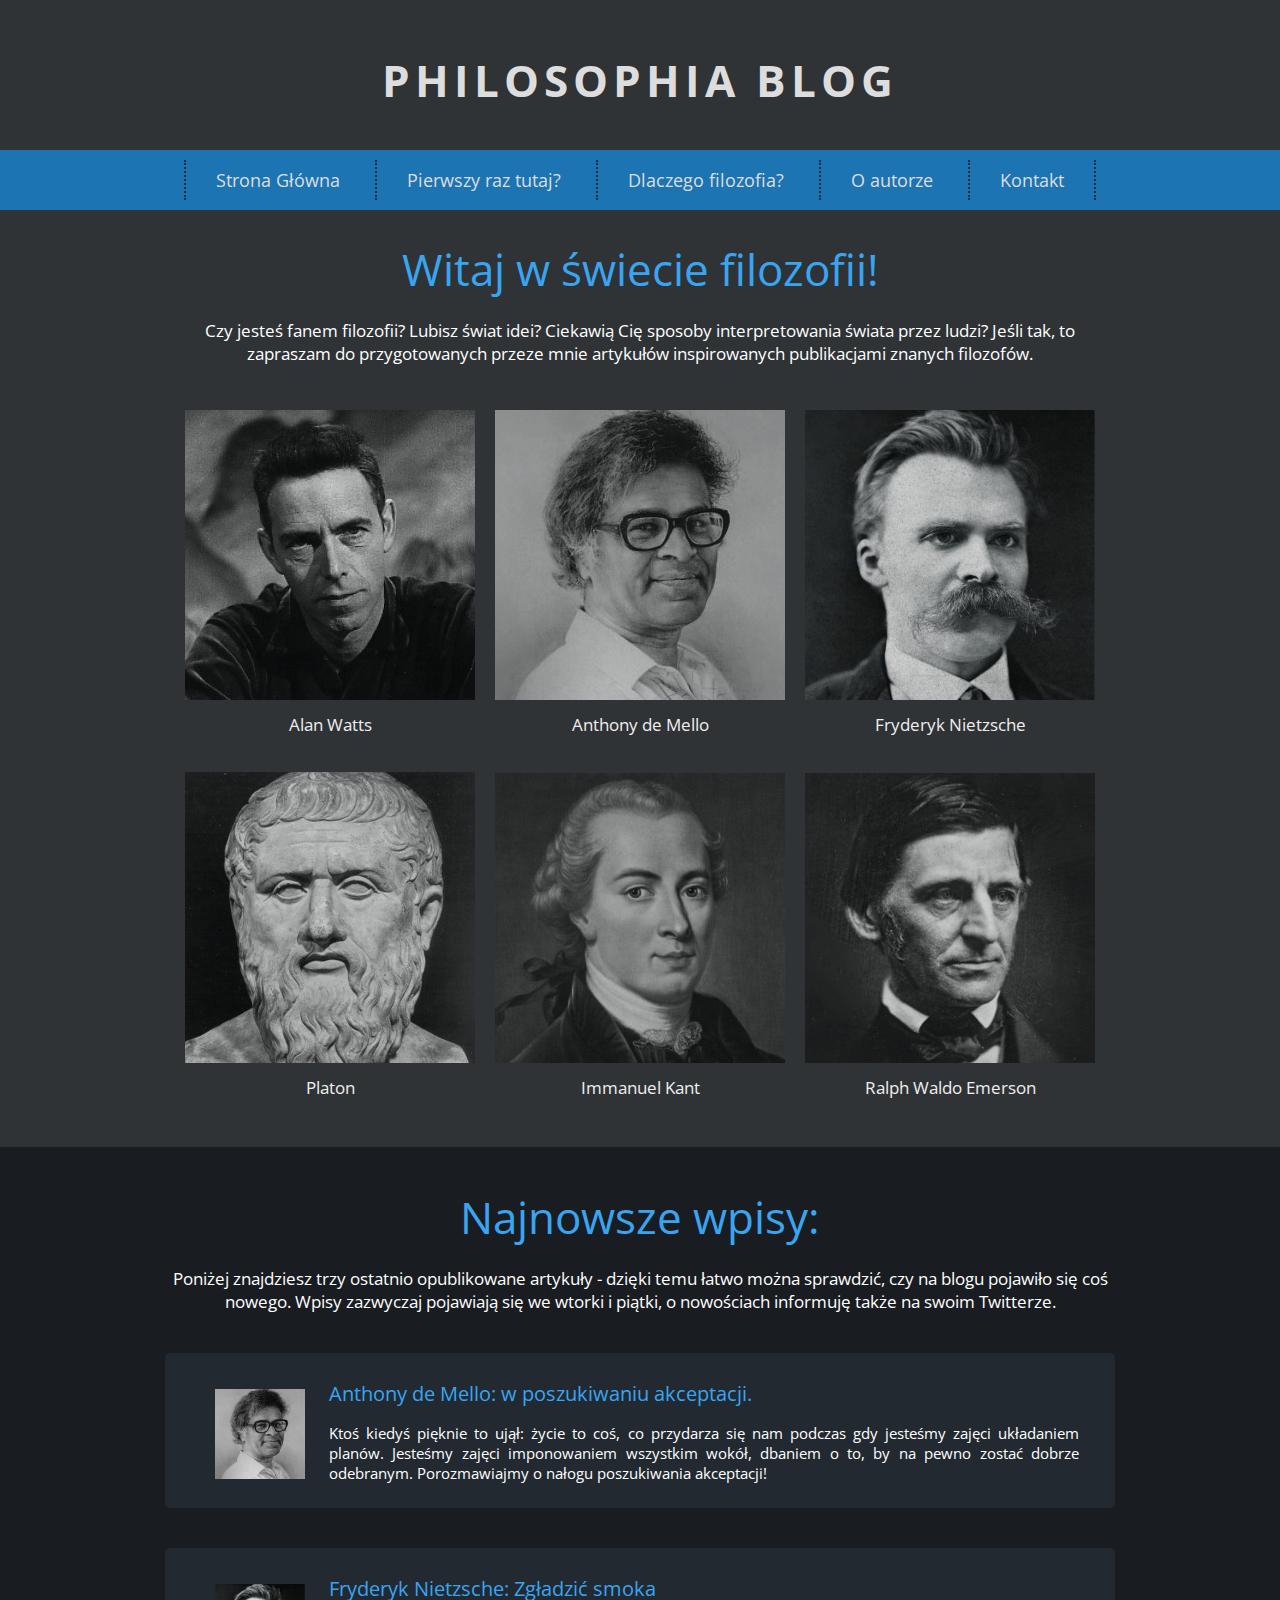
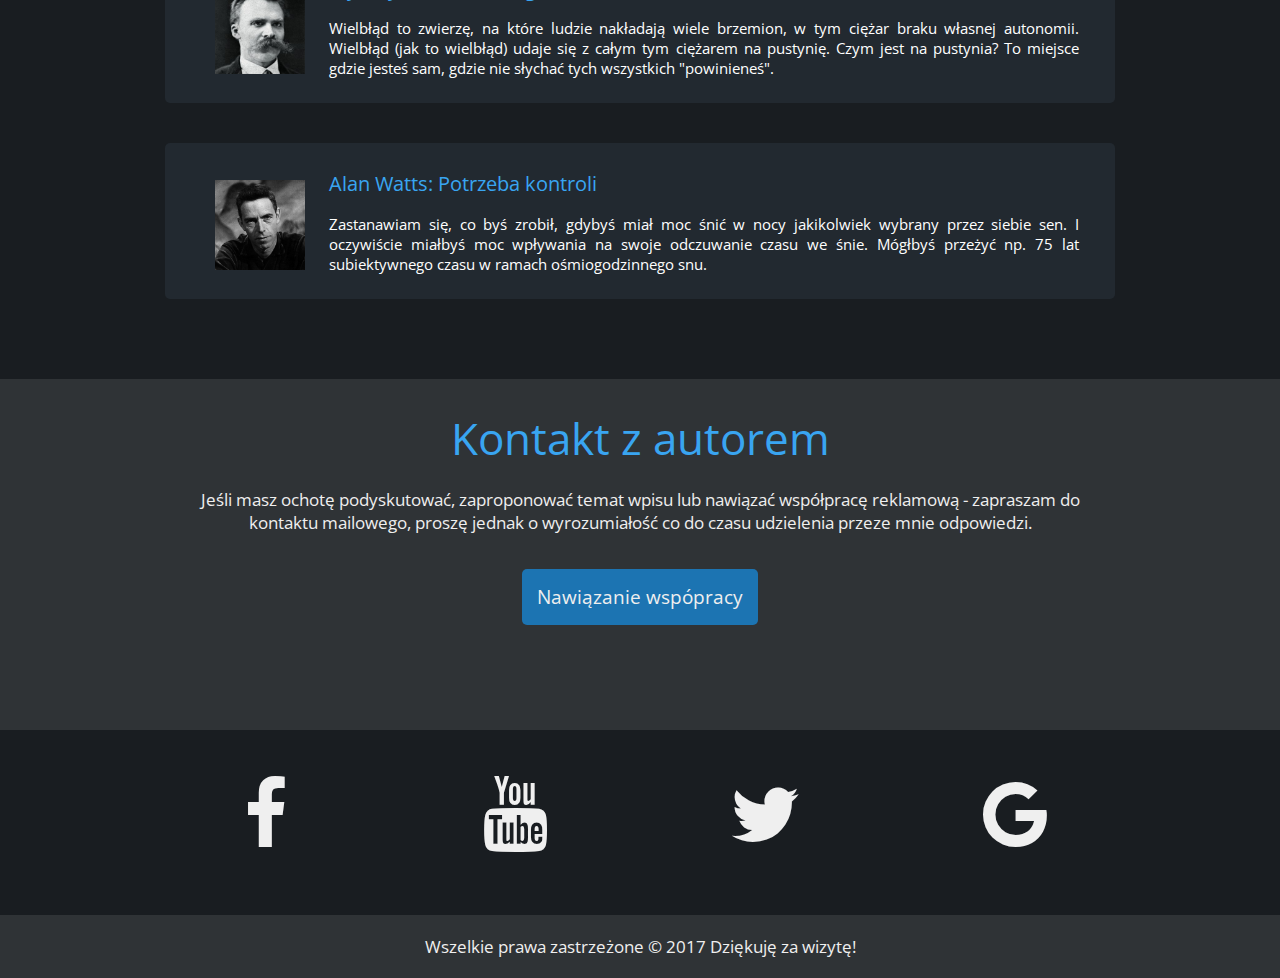
<file: filozofia/index.html>
<!DOCTYPE html>
<html lang="pl">
<head>

	<meta charset="utf-8">
	<title>Philosophia Blog</title>
	<meta name="description" content="Blog na temat ciekawych publikacji z dziedziny filozofii. Omówienie wybranych tekstów najsłynniejszych autorów!">
	<meta name="keywords" content="filozofia, książki, blog, przemyślenia">
	<meta name="author" content="Mortinez Walles">
	
	<meta http-equiv="X-Ua-Compatible" content="IE=edge,chrome=1">
	<link rel="stylesheet" href="css/fontello.css">
	<link rel="stylesheet" href="main.css">
	<link href="https://fonts.googleapis.com/css?family=Open+Sans:400,700&amp;subset=latin-ext" rel="stylesheet">
	
	<!--[if lt IE 9]>
	<script src="//cdnjs.cloudflare.com/ajax/libs/html5shiv/3.7.3/html5shiv.min.js"></script>
	<![endif]-->
</head>
<body>
	<header>

		<h1 class="logo">Philosophia Blog</h1>
			<nav>
				<ul class="menu">
					<li><a href="#">Strona Główna</a></li>
					<li><a href="#">Pierwszy raz tutaj?</a></li>
					<li><a href="#">Dlaczego filozofia?</a></li>
					<li><a href="#">O autorze</a></li>
					<li><a href="#">Kontakt</a></li>
				</ul>
			</nav>
	</header>
<main>
	<article>
		<section>
			<div class="categories">
				<header>
					<h1>Witaj w świecie filozofii!</h1>
					<p>Czy jesteś fanem filozofii? Lubisz świat idei? Ciekawią Cię sposoby interpretowania świata 
						przez ludzi? Jeśli tak, to zapraszam do przygotowanych przeze mnie artykułów inspirowanych 
						publikacjami znanych filozofów.</p>
				</header>
				<div class="author">
					<figure>
						<a href="#"><img src="img/alan-watts.jpg" alr="Alan Watts"></a>
						<figcaption>Alan Watts</figcaption>
					</figure>
				</div>
				<div class="author">
					
					<figure>
						<a href="#"><img src="img/de-mello.jpg" alt="Anthony de Mello"></a>
						<figcaption>Anthony de Mello</figcaption>
					</figure>
				
				</div>

				<div class="author">
				
					<figure>
						<a href="#"><img src="img/nietzsche.jpg" alt="Fryderyk Nietzsche"></a>
						<figcaption>Fryderyk Nietzsche</figcaption>
					</figure>
				
				</div>

				<div class="author">
				
					<figure>
						<a href="#"><img src="img/platon.jpg" alt="Platon"></a>
						<figcaption>Platon</figcaption>
					</figure>
				
				</div>

				<div class="author">
				
					<figure>
						<a href="#"><img src="img/kant.jpg" alt="Immanuel Kant"></a>
						<figcaption>Immanuel Kant</figcaption>
					</figure>
				
				</div>

				<div class="author">
				
					<figure>
						<a href="#"><img src="img/emerson.jpg" alt="Ralph Waldo Emerson"></a>
						<figcaption>Ralph Waldo Emerson</figcaption>
					</figure>
				
				</div>					
			</div>
		</section>

		<section id="newest">

			<div class="entries">
				<header>
					<h1>Najnowsze wpisy:</h1>
					<p>Poniżej znajdziesz trzy ostatnio opublikowane artykuły - dzięki 
						temu łatwo można sprawdzić, czy na blogu pojawiło się coś nowego. Wpisy zazwyczaj 
						pojawiają się we wtorki i piątki, o nowościach informuję także na swoim Twitterze.</p>
				</header>
				<div class="entry">
					<div class="entryimg">
						<img src="img/de-mello.jpg" alt="Anthony de Mello">
					</div>
					<a href="wpis.html">
					<div class="entrytxt">
						<h2>Anthony de Mello: w poszukiwaniu akceptacji.</h2>
						<p>Ktoś kiedyś pięknie to ujął: życie to coś, co przydarza się nam podczas gdy jesteśmy zajęci
							 układaniem planów. Jesteśmy zajęci imponowaniem wszystkim wokół, dbaniem o to, by na pewno
							  zostać dobrze odebranym. Porozmawiajmy o nałogu poszukiwania akceptacji!</p> </a>
					</div>
				</div>
				<div class="entry">
					
					<div class="entryimg">
						<img src="img/nietzsche.jpg" alt="Fryderyk Nietzsche">
					</div>
					<div class="entrytxt">
						<h2>Fryderyk Nietzsche: Zgładzić smoka</h2>
						<p>Wielbłąd to zwierzę, na które ludzie nakładają wiele brzemion, w tym ciężar braku własnej 
							autonomii. Wielbłąd (jak to wielbłąd) udaje się z całym tym ciężarem na pustynię. Czym 
							jest na pustynia? To miejsce gdzie jesteś sam, gdzie nie słychać tych wszystkich 
							"powinieneś".</p>
					</div>
				
				</div>

				<div class="entry">
				
					<div class="entryimg">
						<img src="img/alan-watts.jpg" alt="Alan Watts">
					</div>
					<div class="entrytxt">
						<h2>Alan Watts: Potrzeba kontroli</h2>
						<p>Zastanawiam się, co byś zrobił, gdybyś miał moc śnić w nocy jakikolwiek wybrany przez 
							siebie sen. I oczywiście miałbyś moc wpływania na swoje odczuwanie czasu we śnie. Mógłbyś 
							przeżyć np. 75 lat subiektywnego czasu w ramach ośmiogodzinnego snu.</p>
					</div>
				
				</div>				
			</div>
			
		</section>

		<section>
			<div class="contact">
				<header>
					<h1>Kontakt z autorem</h1>
					Jeśli masz ochotę podyskutować, zaproponować temat wpisu lub nawiązać współpracę reklamową -
					 zapraszam do kontaktu mailowego, proszę jednak o wyrozumiałość co do czasu udzielenia przeze 
					 mnie odpowiedzi.</p>
				</header>
				<a href="#" class="bluebutton">Nawiązanie wspópracy</a>
			</div>			
		</section>
	</article>
</main>

<footer>
		
	<div class="socials">
		<div class="socialdivs">
			<div class="fb">
				<i class="icon-facebook"></i>
			</div>
			<div class="yt">
				<i class="icon-youtube"></i>
			</div>
			<div class="tw">
				<i class="icon-twitter"></i>
			</div>
			<div class="gplus">
				<i class="icon-google"></i>
			</div>
			<div style="clear:both"></div>
		</div>
	</div>
	
	<div class="info">
		Wszelkie prawa zastrzeżone &copy; 2017 Dziękuję za wizytę!
	</div>
</footer>



</body>
</html>
</file>
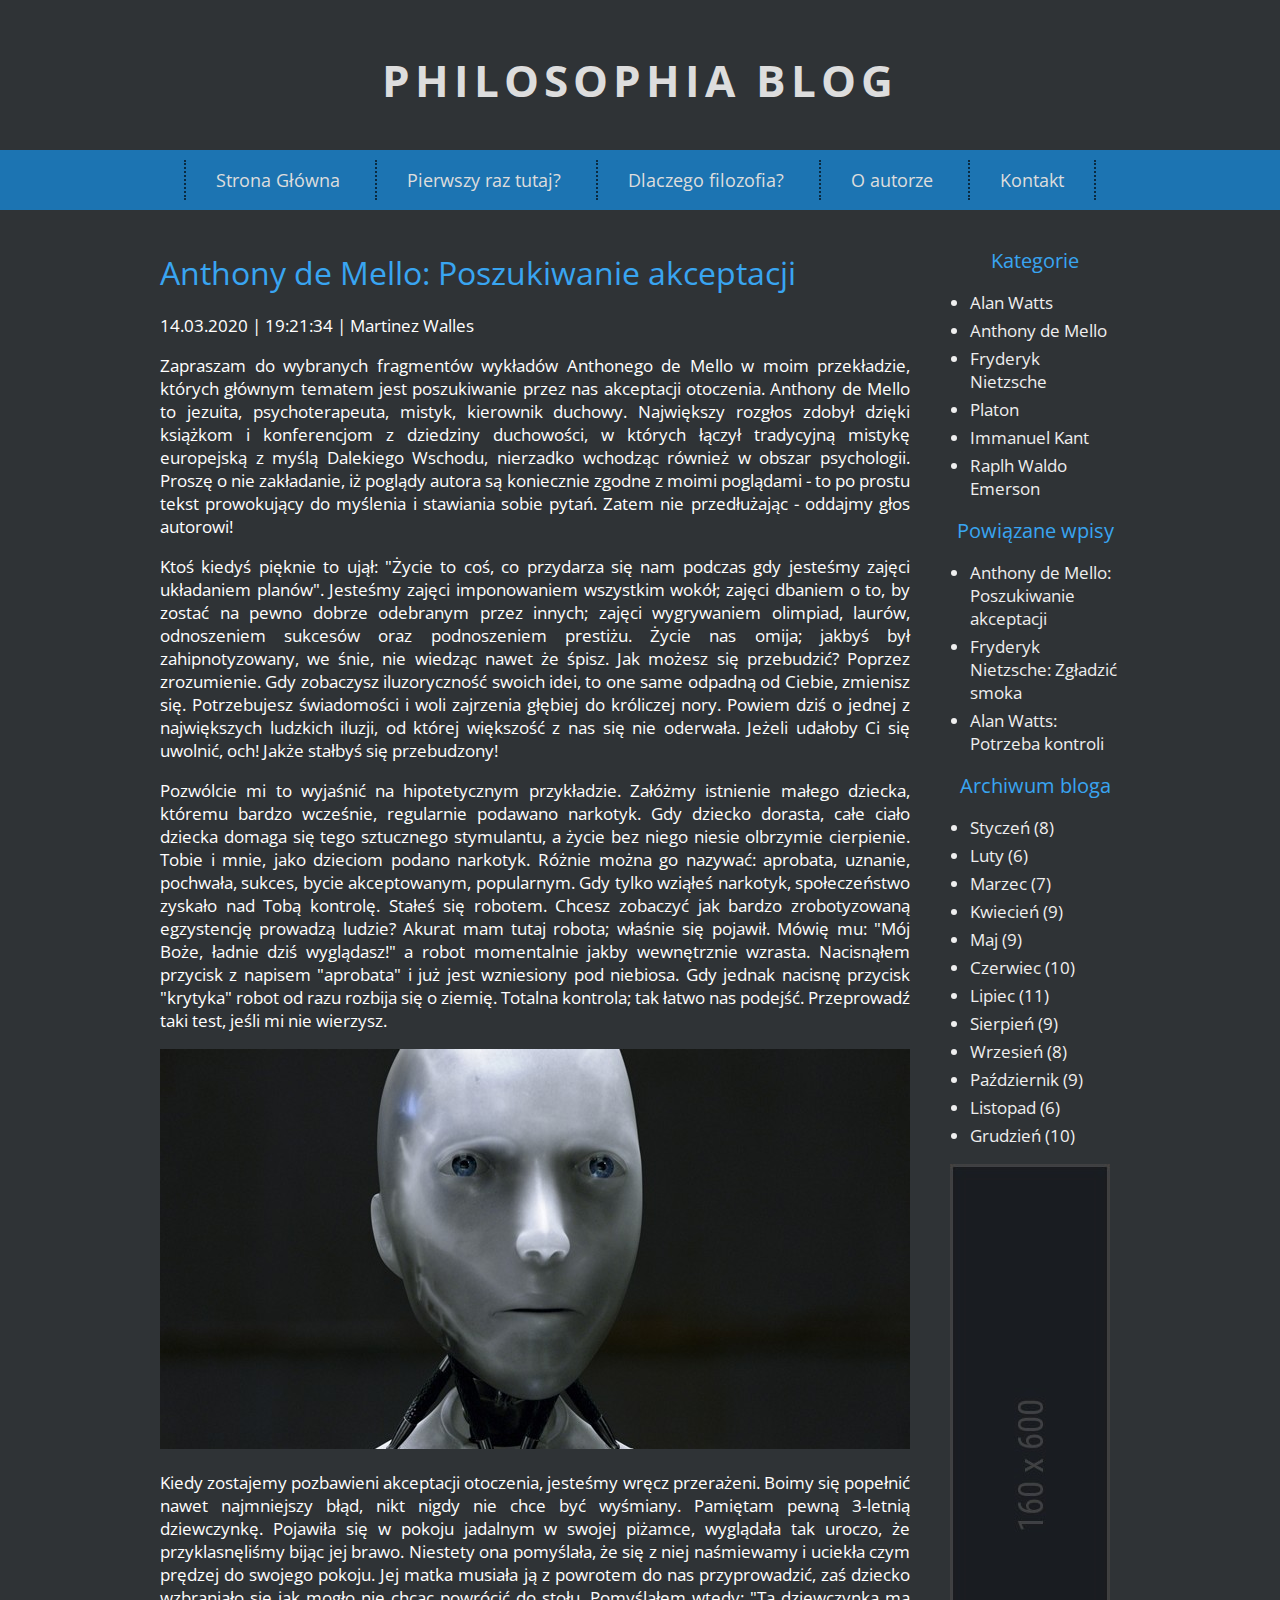
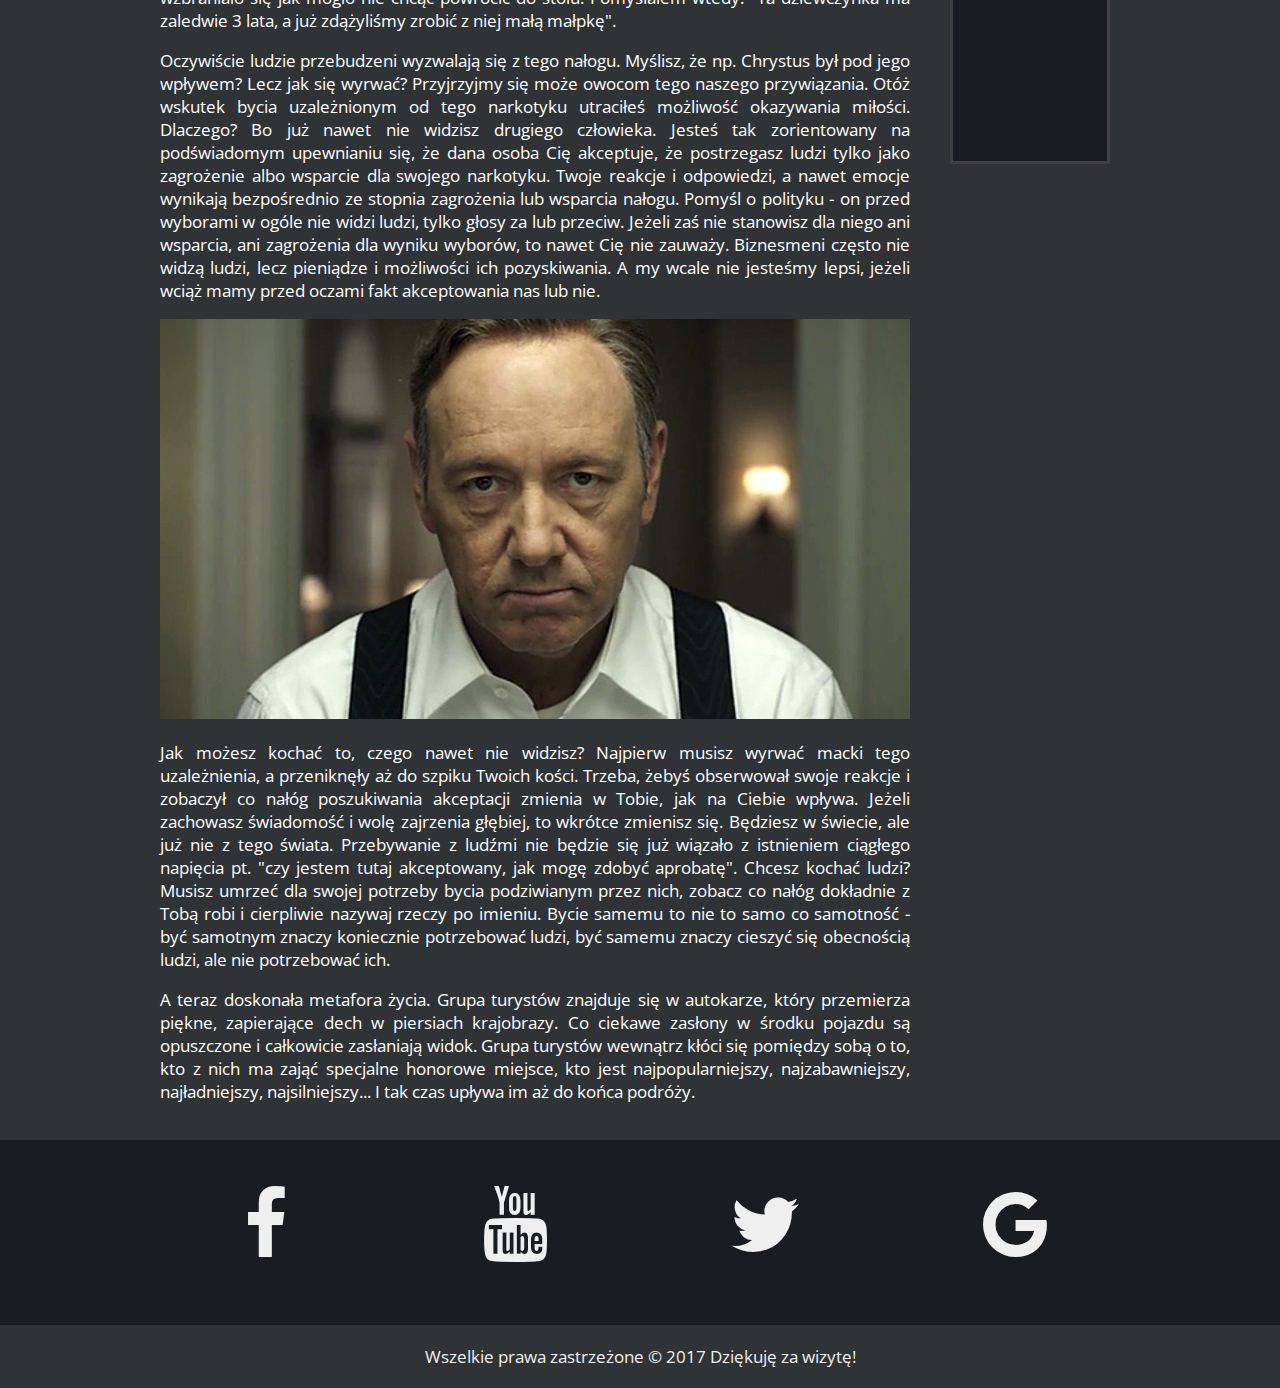
<file: filozofia/wpis.html>
<!DOCTYPE html>
<html lang="pl">
<head>

	<meta charset="utf-8">
	<title>Philosophia Blog</title>
	<meta name="description" content="Blog na temat ciekawych publikacji z dziedziny filozofii. Omówienie wybranych tekstów najsłynniejszych autorów!">
	<meta name="keywords" content="filozofia, książki, blog, przemyślenia">
	<meta name="author" content="Mortinez Walles">
	
	<meta http-equiv="X-Ua-Compatible" content="IE=edge,chrome=1">
	<link rel="stylesheet" href="css/fontello.css">
	<link rel="stylesheet" href="main.css">
	<link href="https://fonts.googleapis.com/css?family=Open+Sans:400,700&amp;subset=latin-ext" rel="stylesheet">
	
	<!--[if lt IE 9]>
	<script src="//cdnjs.cloudflare.com/ajax/libs/html5shiv/3.7.3/html5shiv.min.js"></script>
	<![endif]-->
</head>
<body>
	<header>

		<h1 class="logo">Philosophia Blog</h1>
			<nav>
				<ul class="menu">
					<li><a href="#">Strona Główna</a></li>
					<li><a href="#">Pierwszy raz tutaj?</a></li>
					<li><a href="#">Dlaczego filozofia?</a></li>
					<li><a href="#">O autorze</a></li>
					<li><a href="#">Kontakt</a></li>
				</ul>
			</nav>
	</header>
 <div class="container">
	<div class="west">
		<main>
			<article>
				<header>
					<h1>Anthony de Mello: Poszukiwanie akceptacji</h1>
					<p>14.03.2020 | 19:21:34 | Martinez Walles</p>
				</header>
				<p>Zapraszam do wybranych fragmentów wykładów Anthonego de Mello w moim przekładzie, których głównym tematem jest poszukiwanie przez nas akceptacji otoczenia. Anthony de Mello to jezuita, psychoterapeuta, mistyk, kierownik duchowy. Największy rozgłos zdobył dzięki książkom i konferencjom z dziedziny duchowości, w których łączył tradycyjną mistykę europejską z myślą Dalekiego Wschodu, nierzadko wchodząc również w obszar psychologii. Proszę o nie zakładanie, iż poglądy autora są koniecznie zgodne z moimi poglądami - to po prostu tekst prowokujący do myślenia i stawiania sobie pytań. Zatem nie przedłużając - oddajmy głos autorowi!</p>
					
					<p>Ktoś kiedyś pięknie to ujął: "Życie to coś, co przydarza się nam podczas gdy jesteśmy zajęci układaniem planów". Jesteśmy zajęci imponowaniem wszystkim wokół; zajęci dbaniem o to, by zostać na pewno dobrze odebranym przez innych; zajęci wygrywaniem olimpiad, laurów, odnoszeniem sukcesów oraz podnoszeniem prestiżu. Życie nas omija; jakbyś był zahipnotyzowany, we śnie, nie wiedząc nawet że śpisz. Jak możesz się przebudzić? Poprzez zrozumienie. Gdy zobaczysz iluzoryczność swoich idei, to one same odpadną od Ciebie, zmienisz się. Potrzebujesz świadomości i woli zajrzenia głębiej do króliczej nory. Powiem dziś o jednej z największych ludzkich iluzji, od której większość z nas się nie oderwała. Jeżeli udałoby Ci się uwolnić, och! Jakże stałbyś się przebudzony!</p>
					
					<p>Pozwólcie mi to wyjaśnić na hipotetycznym przykładzie. Załóżmy istnienie małego dziecka, któremu bardzo wcześnie, regularnie podawano narkotyk. Gdy dziecko dorasta, całe ciało dziecka domaga się tego sztucznego stymulantu, a życie bez niego niesie olbrzymie cierpienie. Tobie i mnie, jako dzieciom podano narkotyk. Różnie można go nazywać: aprobata, uznanie, pochwała, sukces, bycie akceptowanym, popularnym. Gdy tylko wziąłeś narkotyk, społeczeństwo zyskało nad Tobą kontrolę. Stałeś się robotem. Chcesz zobaczyć jak bardzo zrobotyzowaną egzystencję prowadzą ludzie? Akurat mam tutaj robota; właśnie się pojawił. Mówię mu: "Mój Boże, ładnie dziś wyglądasz!" a robot momentalnie jakby wewnętrznie wzrasta. Nacisnąłem przycisk z napisem "aprobata" i już jest wzniesiony pod niebiosa. Gdy jednak nacisnę przycisk "krytyka" robot od razu rozbija się o ziemię. Totalna kontrola; tak łatwo nas podejść. Przeprowadź taki test, jeśli mi nie wierzysz.</p>
					
					<img src="img/artykul1.jpg" alt="robot">
					
					<p>Kiedy zostajemy pozbawieni akceptacji otoczenia, jesteśmy wręcz przerażeni. Boimy się popełnić nawet najmniejszy błąd, nikt nigdy nie chce być wyśmiany. Pamiętam pewną 3-letnią dziewczynkę. Pojawiła się w pokoju jadalnym w swojej piżamce, wyglądała tak uroczo, że przyklasnęliśmy bijąc jej brawo. Niestety ona pomyślała, że się z niej naśmiewamy i uciekła czym prędzej do swojego pokoju. Jej matka musiała ją z powrotem do nas przyprowadzić, zaś dziecko wzbraniało się jak mogło nie chcąc powrócić do stołu. Pomyślałem wtedy: "Ta dziewczynka ma zaledwie 3 lata, a już zdążyliśmy zrobić z niej małą małpkę".</p>
					
					<p>Oczywiście ludzie przebudzeni wyzwalają się z tego nałogu. Myślisz, że np. Chrystus był pod jego wpływem? Lecz jak się wyrwać? Przyjrzyjmy się może owocom tego naszego przywiązania. Otóż wskutek bycia uzależnionym od tego narkotyku utraciłeś możliwość okazywania miłości. Dlaczego? Bo już nawet nie widzisz drugiego człowieka. Jesteś tak zorientowany na podświadomym upewnianiu się, że dana osoba Cię akceptuje, że postrzegasz ludzi tylko jako zagrożenie albo wsparcie dla swojego narkotyku. Twoje reakcje i odpowiedzi, a nawet emocje wynikają bezpośrednio ze stopnia zagrożenia lub wsparcia nałogu. Pomyśl o polityku - on przed wyborami w ogóle nie widzi ludzi, tylko głosy za lub przeciw. Jeżeli zaś nie stanowisz dla niego ani wsparcia, ani zagrożenia dla wyniku wyborów, to nawet Cię nie zauważy. Biznesmeni często nie widzą ludzi, lecz pieniądze i możliwości ich pozyskiwania. A my wcale nie jesteśmy lepsi, jeżeli wciąż mamy przed oczami fakt akceptowania nas lub nie.</p>
					
					<img src="img/artykul2.jpg" alt="polityk">
					
					<p>Jak możesz kochać to, czego nawet nie widzisz? Najpierw musisz wyrwać macki tego uzależnienia, a przeniknęły aż do szpiku Twoich kości. Trzeba, żebyś obserwował swoje reakcje i zobaczył co nałóg poszukiwania akceptacji zmienia w Tobie, jak na Ciebie wpływa. Jeżeli zachowasz świadomość i wolę zajrzenia głębiej, to wkrótce zmienisz się. Będziesz w świecie, ale już nie z tego świata. Przebywanie z ludźmi nie będzie się już wiązało z istnieniem ciągłego napięcia pt. "czy jestem tutaj akceptowany, jak mogę zdobyć aprobatę". Chcesz kochać ludzi? Musisz umrzeć dla swojej potrzeby bycia podziwianym przez nich, zobacz co nałóg dokładnie z Tobą robi i cierpliwie nazywaj rzeczy po imieniu. Bycie samemu to nie to samo co samotność - być samotnym znaczy koniecznie potrzebować ludzi, być samemu znaczy cieszyć się obecnością ludzi, ale nie potrzebować ich.</p>
					
					<p>A teraz doskonała metafora życia. Grupa turystów znajduje się w autokarze, który przemierza piękne, zapierające dech w piersiach krajobrazy. Co ciekawe zasłony w środku pojazdu są opuszczone i całkowicie zasłaniają widok. Grupa turystów wewnątrz kłóci się pomiędzy sobą o to, kto z nich ma zająć specjalne honorowe miejsce, kto jest najpopularniejszy, najzabawniejszy, najładniejszy, najsilniejszy... I tak czas upływa im aż do końca podróży.</p>

			</article>
		</main>
</div>
	<div class="east">

		<aside>
			<nav class="side">

				<h2>Kategorie</h2>
				<ul> 
				
					<li>Alan Watts</li>
				
					<li>Anthony de Mello</li>
				
					<li>Fryderyk Nietzsche</li>
				
					<li>Platon</li>
				
					<li>Immanuel Kant</li>
				
					<li>Raplh Waldo Emerson</li>
				</ul>
				
				<h2>Powiązane wpisy</h2>
					
					<ul>
						<li>Anthony de Mello: Poszukiwanie akceptacji</li>
						<li>Fryderyk Nietzsche: Zgładzić smoka</li>
						<li>Alan Watts: Potrzeba kontroli</li>
					</ul>
					
					<h2>Archiwum bloga</h2>
					
					<ul>
						<li>Styczeń (8)</li>
						<li>Luty (6)</li>
						<li>Marzec (7)</li>
						<li>Kwiecień (9)</li>
						<li>Maj (9)</li>
						<li>Czerwiec (10)</li>
						<li>Lipiec (11)</li>
						<li>Sierpień (9)</li>
						<li>Wrzesień (8)</li>
						<li>Październik (9)</li>
						<li>Listopad (6)</li>
						<li>Grudzień (10)</li>
					</ul>
					
			</nav>

			<img src="img/ad.jpg" alt="reklama">

		</aside>

	</div>
	<div style="clear: both;"></div>


 </div> 

<footer>
		
	<div class="socials">
		<div class="socialdivs">
			<div class="fb">
				<i class="icon-facebook"></i>
			</div>
			<div class="yt">
				<i class="icon-youtube"></i>
			</div>
			<div class="tw">
				<i class="icon-twitter"></i>
			</div>
			<div class="gplus">
				<i class="icon-google"></i>
			</div>
			<div style="clear:both"></div>
		</div>
	</div>
	
	<div class="info">
		Wszelkie prawa zastrzeżone &copy; 2017 Dziękuję za wizytę!
	</div>
</footer>



</body>
</html>
</file>
<file: filozofia/css/fontello.css>
@font-face {
  font-family: 'fontello';
  src: url('../font/fontello.eot?92588630');
  src: url('../font/fontello.eot?92588630#iefix') format('embedded-opentype'),
       url('../font/fontello.woff2?92588630') format('woff2'),
       url('../font/fontello.woff?92588630') format('woff'),
       url('../font/fontello.ttf?92588630') format('truetype'),
       url('../font/fontello.svg?92588630#fontello') format('svg');
  font-weight: normal;
  font-style: normal;
}
/* Chrome hack: SVG is rendered more smooth in Windozze. 100% magic, uncomment if you need it. */
/* Note, that will break hinting! In other OS-es font will be not as sharp as it could be */
/*
@media screen and (-webkit-min-device-pixel-ratio:0) {
  @font-face {
    font-family: 'fontello';
    src: url('../font/fontello.svg?92588630#fontello') format('svg');
  }
}
*/
 
 [class^="icon-"]:before, [class*=" icon-"]:before {
  font-family: "fontello";
  font-style: normal;
  font-weight: normal;
  speak: none;
 
  display: inline-block;
  text-decoration: inherit;
  width: 1em;
  margin-right: .2em;
  text-align: center;
  /* opacity: .8; */
 
  /* For safety - reset parent styles, that can break glyph codes*/
  font-variant: normal;
  text-transform: none;
 
  /* fix buttons height, for twitter bootstrap */
  line-height: 1em;
 
  /* Animation center compensation - margins should be symmetric */
  /* remove if not needed */
  margin-left: .2em;
 
  /* you can be more comfortable with increased icons size */
  /* font-size: 120%; */
 
  /* Font smoothing. That was taken from TWBS */
  -webkit-font-smoothing: antialiased;
  -moz-osx-font-smoothing: grayscale;
 
  /* Uncomment for 3D effect */
  /* text-shadow: 1px 1px 1px rgba(127, 127, 127, 0.3); */
}
 
.icon-twitter:before { content: '\f099'; } /* '' */
.icon-facebook:before { content: '\f09a'; } /* '' */
.icon-youtube:before { content: '\f167'; } /* '' */
.icon-google:before { content: '\f1a0'; } /* '' */
</file>
<file: filozofia/main.css>
body
{
	margin: 0;
	background-color: #2F3336;
	color: #efefef;
    font-family: 'Open Sans', sans-serif;
    font-size: 17px;
}
h1.logo 
{
	font-size: 44px;
	font-weight: 700;
	color: #dddddd;
	text-align: center;
	text-transform: uppercase;
	letter-spacing: 5px;
	margin-top: 50px;
	margin-bottom: 40px;
}
nav
{
	background-color: #1c74b2;
	text-align: center;
}
.menu
{
	list-style-type: none;
	margin: 0;
	padding: 10px;
	font-size: 18px;
	min-height: 40px;
	line-height: 40px;
}
.menu > li 
{
	display: inline-block;
	padding-left: 20px;
	padding-right: 20px;
	border-left: 2px dotted #0a2b42;
}
.menu > li:last-child
{
	border-right: 2px dotted #0a2b42;
}
.menu > li > a
{
	text-decoration: none;
	color: #ddd;
	padding: 10px;

}
.menu > li > a:hover
{
	color: #0a2b42;
	cursor: pointer;

}
.categories
{
	margin-left: auto;
	margin-right: auto;
	width: 950px;
	text-align: center;
	padding: 0;
}
h1
{
	font-size: 44px;
	font-weight: 400;
	color: #39a5f1;
	margin-bottom: 20px;
}
.author
{
	display: inline-block;
	margin-top: 20px;
}
.author a
{
	opacity: 0.8;
}
.author a:hover
{
	opacity: 1;
}
figure
{
	margin: 8px;
	padding: 0;
}
figcaption
{
	margin-top: 8px;
	padding: 0;
}
.entries
{
	margin-left: auto;
	margin-right: auto;
	width: 950px;
	text-align: center;
	padding-top: 10px;
	padding-bottom: 80px;
	margin-top: 40px;
}
#newest
{
	background-color: #191d21;
}
.entry
{
	background-color: #222930;
	padding: 10px;
	margin-top: 40px;
	border-radius: 5px;
	text-align: justify;
}
.entryimg
{
	display: inline-block;
	margin-left: 40px;
}
.entryimg img
{
	width: 90px;
	height: 90px;
}
.entrytxt
{
	display: inline-block;
	width: 750px;
	margin-left: 20px;
	font-size: 15px;

}
h2
{
	font-size: 20px;
	font-weight: 400;
	color:#39a5f1
}
.contact
{
	margin-left: auto;
	margin-right: auto;
	width: 950px;
	text-align: center;
	padding-bottom: 70px;
	margin-bottom: 50px;
}
.contact p
{
	margin-bottom: 50px;
}
.bluebutton
{
	background-color: #1c74b2;
	padding: 15px;
	color:#efefef;
	font-size: 19px;
	text-decoration: none;
	border-radius: 5px;
	min-width: 300px;

}
.bluebutton:hover
{
	background-color: #196499;
}
.socials
{
	width:100%;
	text-align: center;
	background-color: #191d21;
}

.socialdivs
{
	width: 1000px;
	margin-left: auto;
	margin-right: auto;
}

.fb
{
	width: 250px;
	height: 155px;
	float:left;
	font-size: 76px;
	margin-top: 30px;
}

.fb:hover
{
	background-color: #4668b3;
}

.yt
{
	width: 250px;
	height: 155px;
	float:left;
	font-size: 76px;
	margin-top: 30px;
}

.yt:hover
{
	background-color: #d94348;
}

.tw
{
	width: 250px;
	height: 155px;
	float:left;
	font-size: 76px;
	margin-top: 30px;
}

.tw:hover
{
	background-color: #3095d3;
}

.gplus
{
	width: 250px;
	height: 155px;
	float:left;
	font-size: 76px;
	margin-top: 30px;
}
.gplus:hover
{
	background-color: #d95333;
}
.info
{
	margin-left: auto;
	margin-right: auto;
	text-align: center;
	padding: 20px;
}
.container
{
	margin-left: auto;
	margin-right: auto;
	width: 1000px;
}
.west
{
	float: left;
	width: 750px;
	padding: 20px;
	text-align: justify;
}
.east
{
	float: left;
	width: 170px;
	padding: 20px;
}
.west h1
{
	font-size: 32px;
	font-weight: 400;
	color: #39a5f1;
	margin-bottom: 20px;
}
.side
{
	background-color: #2F3336;

}
.east ul
{
	padding-left: 20px;
	text-align: left;
}
.east ul > li
{
	margin-bottom: 5px;
}
a
{
	text-decoration: none;
}
p
{
	color: white;
}
</file>
